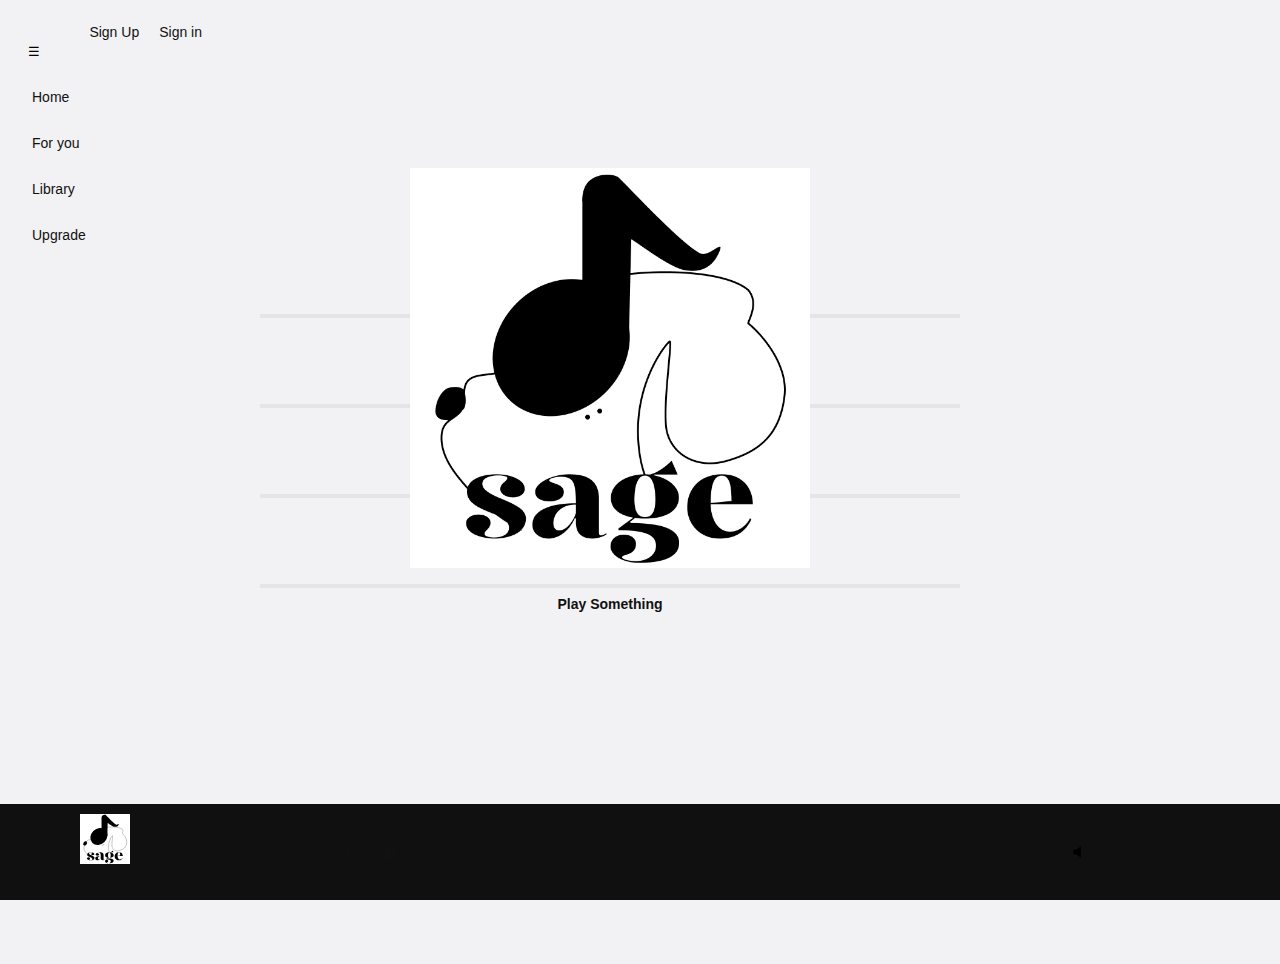
<file: index.html>
<!doctype html>
<html lang="en">

<head>
  <meta charset="UTF-8" />
  <meta name="viewport" content="width=device-width, initial-scale=1.0" />
  <title>sageMusic</title>
  <link rel="ico" href="favicon.svg" />
  <link rel="stylesheet" href="/css/main.css">
</head>

<body>
  <section class="layout">
    <!-- Left Sidebar -->
    <div class="left_sidebar"></div>
    <!-- Main -->
    <main class="main">
      <div class="top"></div>
      <div class="home">
        <div class="bg_records">
          <span></span><span></span><span></span><span></span>
        </div>
        <div class="home_center">
          <h1><img src="/assets/img/sage_logo.png" alt="sage logo"></h1>
          <div class="sign_submit_btn">Play Something</div>
        </div>
      </div>
    </main>
    <!-- Right Sidebar -->
    <!-- <div class="right_sidebar">
      <h1>Music Playing</h1>
    </div> -->
  </section>
  <div class="player_bar"></div>

  <script src="https://code.jquery.com/jquery-3.7.1.min.js"></script>
  <script src="/js/sign.js"></script>
  <script src="/js/include.js"></script>
  <script src="/js/playerbar.js"></script>
</body>

</html>
</file>
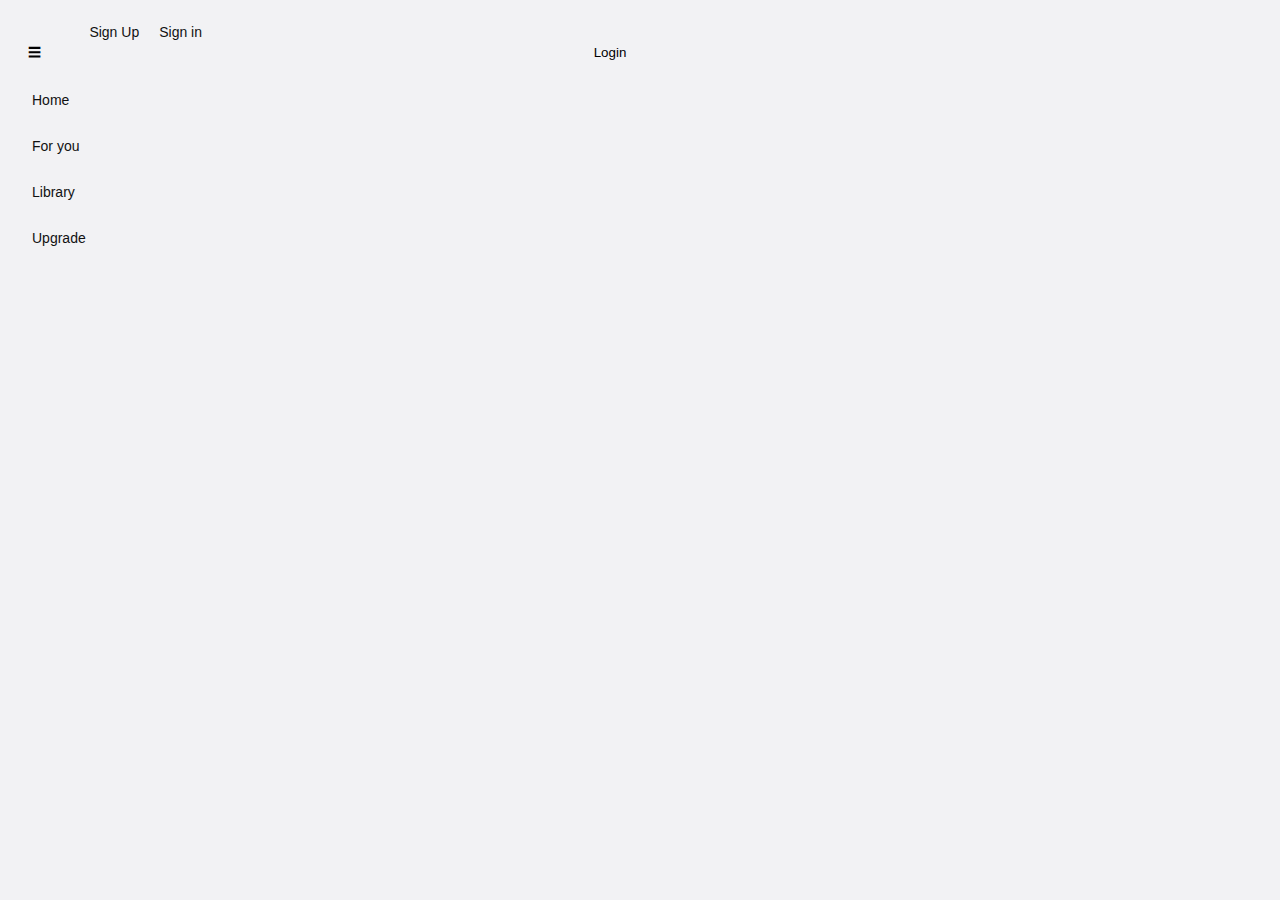
<file: signin.html>
<!doctype html>
<html lang="ko">

<head>
  <meta charset="UTF-8" />
  <meta name="viewport" content="width=device-width, initial-scale=1.0" />
  <title>sageMusic</title>
  <link rel="ico" href="favicon.svg" />
  <link rel="stylesheet" href="/css/main.css">
</head>

<body>
  <section class="layout">
    <!-- Left Sidebar -->
    <div class="left_sidebar"></div>
    <!-- Main -->
    <main class="main">
      <div class="top"></div>
      <!-- 로그인 버튼 -->
      <button id="signin_btn">Login</button>

      <!-- 로그인 모달 -->
      <div class="sign_modal" id="sign_modal">
        <div class="sign_modal_overlay"></div>

        <div class="sign_modal_content">
          <button class="sign_close_btn" id="sign_close_btn">✕</button>

          <h2>Sign in</h2>

          <form class="login_form">
            <input type="text" placeholder="Id" required>
            <input type="password" placeholder="Password" required>

            <button type="submit" class="sign_submit_btn">Login</button>
          </form>

          <p class="login_helper">
            Don’t have an account?
            <a href="#">Join</a>
          </p>
        </div>
      </div>

    </main>
    <!-- Right Sidebar -->
    <!-- <div class="right_sidebar">
      <h1>Music Playing</h1>
    </div> -->
  </section><script>
  const loginOpenBtn = document.getElementById('signin_btn');
  const loginModal = document.getElementById('sign_modal');
  const loginCloseBtn = document.getElementById('sign_close_btn');
  const loginOverlay = document.querySelector('.sign_modal_overlay');

  loginOpenBtn.addEventListener('click', () => {
    loginModal.style.display = 'block';
    document.body.style.overflow = 'hidden';
  });

  const closeModal = () => {
    loginModal.style.display = 'none';
    document.body.style.overflow = '';
  };

  loginCloseBtn.addEventListener('click', closeModal);
  loginOverlay.addEventListener('click', closeModal);
</script>


  <script src="https://code.jquery.com/jquery-3.7.1.min.js"></script>
  <script src="/js/include.js"></script>
</body>

</html>
</file>
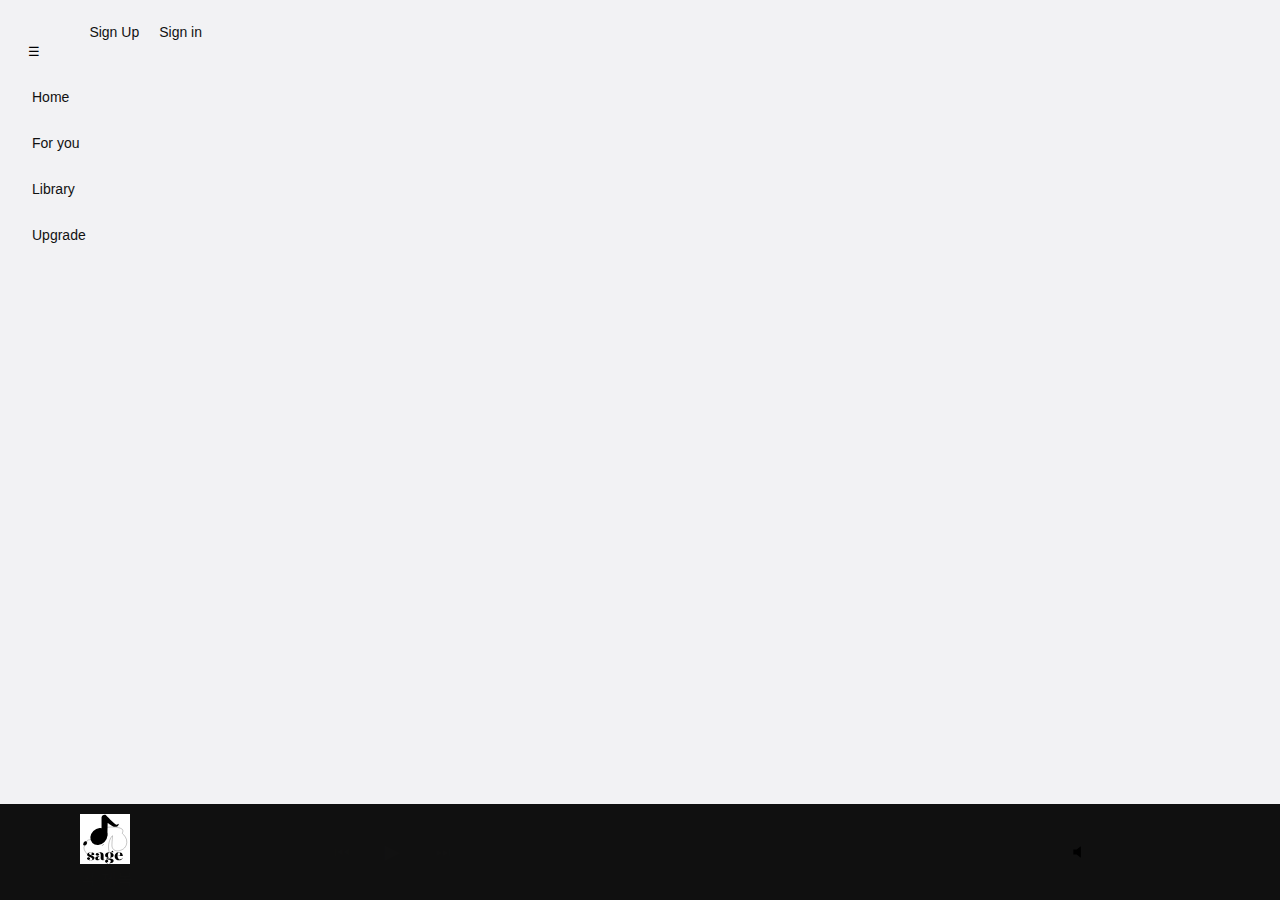
<file: basic/foryou.html>
<!doctype html>
<html lang="en">

<head>
  <meta charset="UTF-8" />
  <meta name="viewport" content="width=device-width, initial-scale=1.0" />
  <title>sageMusic</title>
  <link rel="ico" href="favicon.svg" />
  <link rel="stylesheet" href="/css/main.css">
</head>

<body>
  <section class="layout">
    <!-- Left Sidebar -->
    <div class="left_sidebar"></div>
    <!-- Main -->
    <main class="main">
      <div class="top"></div>
      
    </main>
    <!-- Right Sidebar -->
    <!-- <div class="right_sidebar">
      <h1>Music Playing</h1>
    </div> -->
  </section>
  <div class="player_bar"></div>
  
  <script src="https://code.jquery.com/jquery-3.7.1.min.js"></script>
  <script src="/js/sign.js"></script>
  <script src="/js/include.js"></script>
  <script src="/js/playerbar.js"></script>
</body>

</html>
</file>
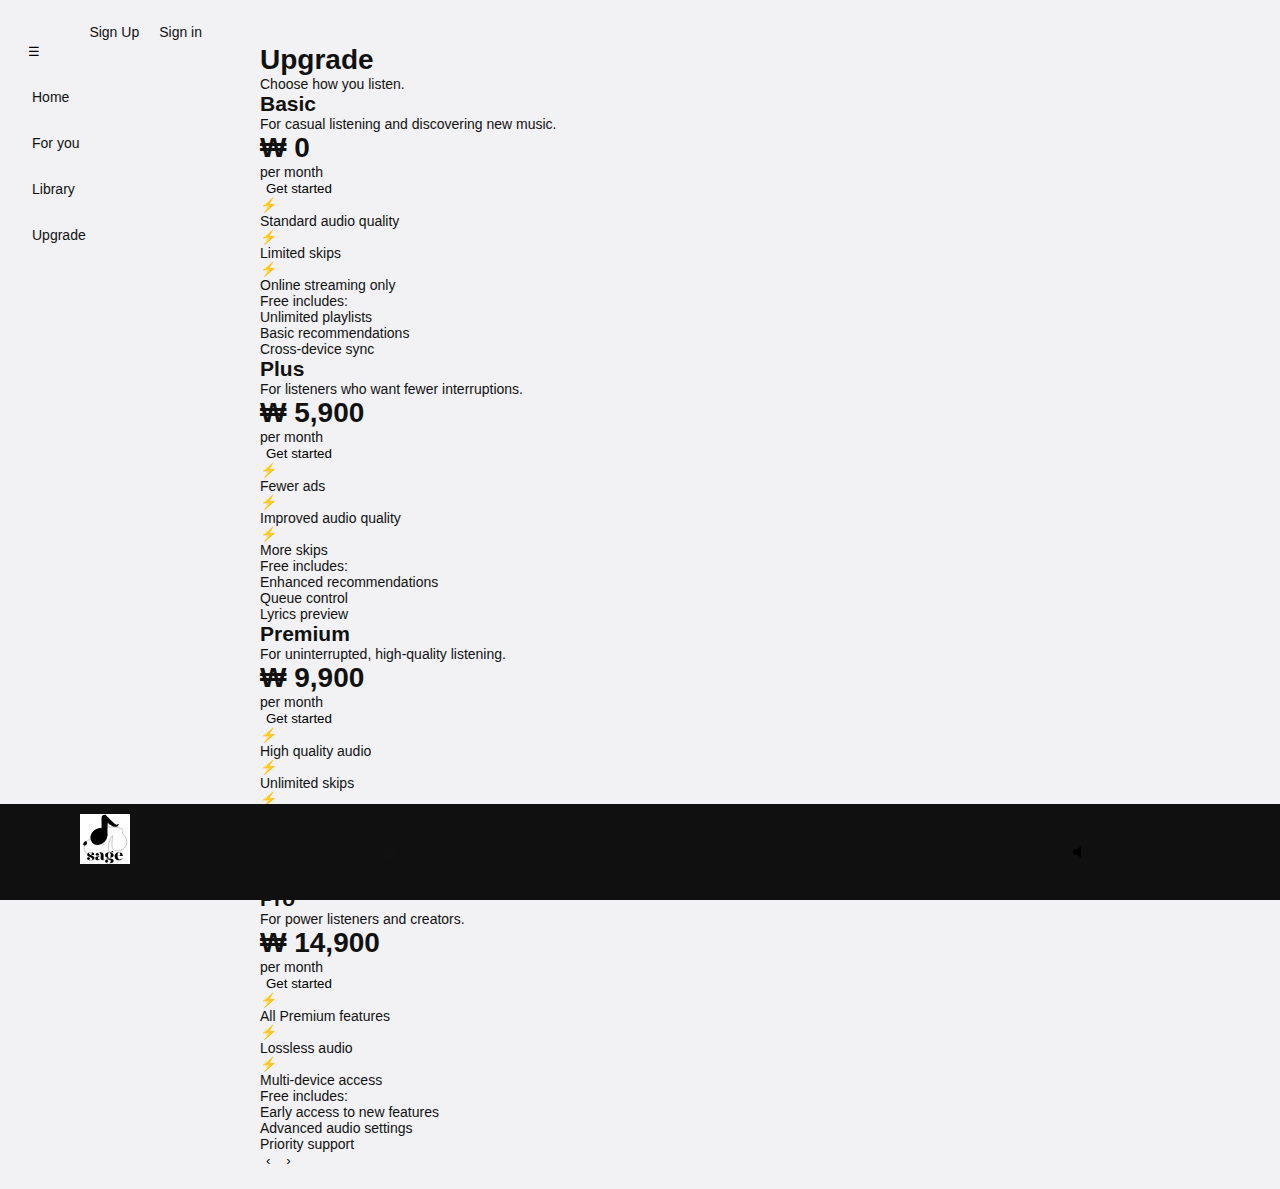
<file: basic/upgrade.html>
<!doctype html>
<html lang="en">

<head>
  <meta charset="UTF-8" />
  <meta name="viewport" content="width=device-width, initial-scale=1.0" />
  <title>sageMusic</title>
  <link rel="ico" href="favicon.svg" />
  <link rel="stylesheet" href="/css/main.css">
  <link rel="stylesheet" href="/css/upgrade.css">
</head>

<body>
  <section class="layout">
    <!-- Left Sidebar -->
    <div class="left_sidebar"></div>
    <!-- Main -->
    <main class="main">
      <div class="top"></div>
      <section class="upgrade_wrap">
        <h1>Upgrade</h1>
        <p>Choose how you listen.</p>
        <div class="plan_slider">
          <!-- plan_card -->
          <div class="plan_track"></div>
        </div>
        <div class="slider_nav">
          <button id="prevBtn">‹</button>
          <button id="nextBtn">›</button>
        </div>
      </section>
    </main>
    <!-- Right Sidebar -->
    <!-- <div class="right_sidebar">
      <h1>Music Playing</h1>
    </div> -->
  </section>
  <div class="player_bar"></div>

  <script src="https://code.jquery.com/jquery-3.7.1.min.js"></script>
  <script src="/js/sign.js"></script>
  <script src="/js/include.js"></script>
  <script src="/js/playerbar.js"></script>
  <script src="/js/upgradeData.js"></script>
  <script src="/js/upgrade.js"></script>
</body>

</html>
</file>
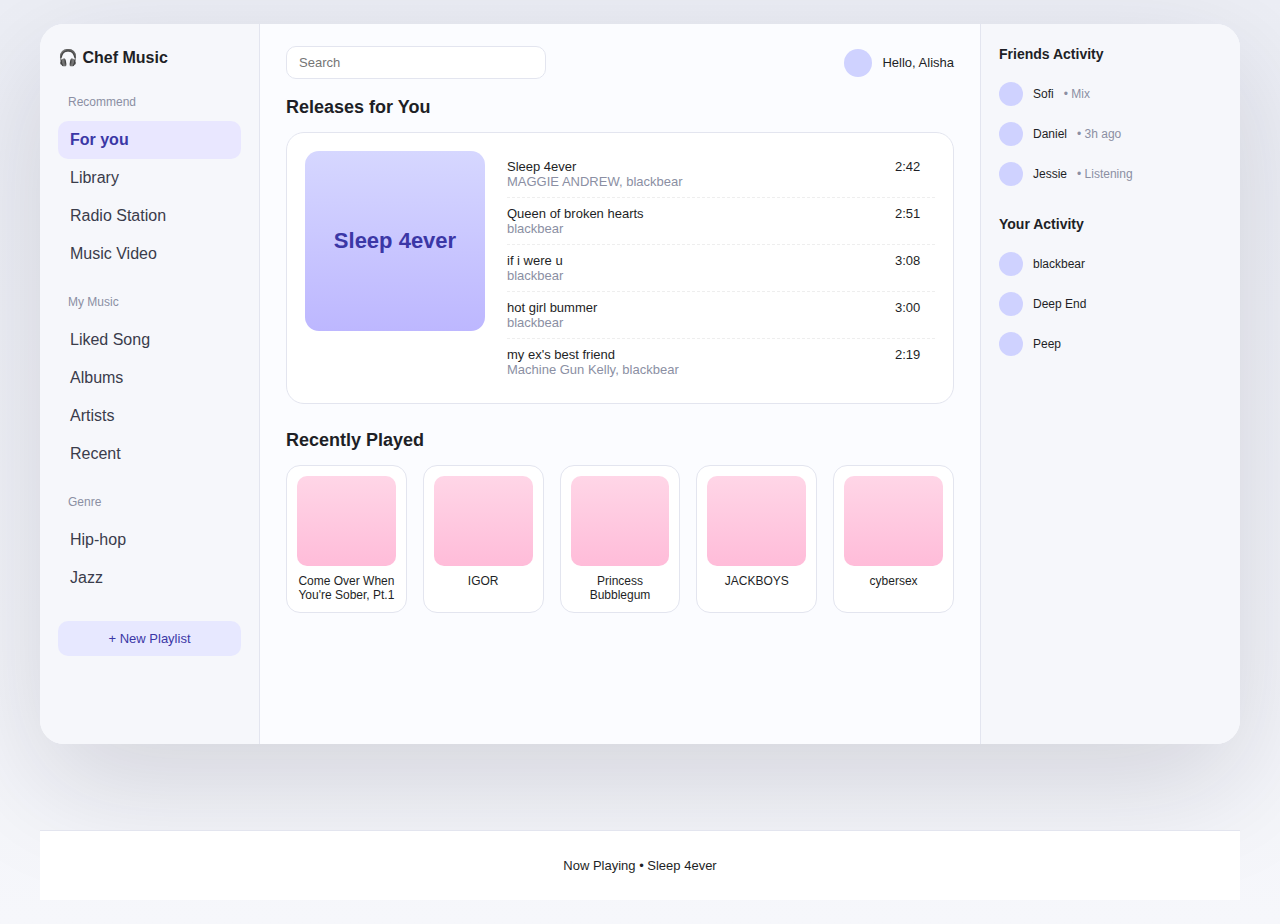
<file: basic/xxx.html>
<!doctype html>
<html lang="ko">
  <head>
    <meta charset="utf-8" />
    <meta name="viewport" content="width=device-width, initial-scale=1" />
    <title>Chef Music UI</title>
    <style>
      :root {
        --bg: #eef0f6;
        --panel: #f6f7fb;
        --panel_soft: #fbfcff;
        --text: #1e1f26;
        --muted: #8b8fa3;
        --line: #e3e5ef;
        --accent: #b9b4ff;
        --accent_soft: #e9e7ff;
        --radius_l: 18px;
        --radius_m: 12px;
        --radius_s: 8px;
      }

      body {
        padding-bottom: 70px;
      }
      * {
        box-sizing: border-box;
      }
      html,
      body {
        height: 100%;
        margin: 0;
        font-family:
          -apple-system, BlinkMacSystemFont, "Segoe UI", Roboto, Inter,
          "Noto Sans KR", sans-serif;
        color: var(--text);
        background: linear-gradient(180deg, #eceef5 0%, #f6f7fb 100%);
      }

      .app {
        max-width: 1200px;
        height: 720px;
        margin: 24px auto;
        background: var(--panel_soft);
        border-radius: 24px;
        box-shadow: 0 40px 120px rgba(20, 22, 45, 0.15);
        display: grid;
        grid-template-columns: 220px 1fr 260px;
        overflow: hidden;
      }

      /* sidebar */
      .sidebar {
        background: var(--panel);
        padding: 24px 18px;
        border-right: 1px solid var(--line);
      }

      .brand {
        display: flex;
        align-items: center;
        gap: 10px;
        font-weight: 700;
        margin-bottom: 28px;
      }

      .nav_group {
        margin-bottom: 22px;
      }
      .nav_title {
        font-size: 12px;
        color: var(--muted);
        margin: 12px 10px;
      }

      .nav_item {
        display: flex;
        align-items: center;
        gap: 10px;
        padding: 10px 12px;
        border-radius: 10px;
        color: #3a3c4b;
        cursor: default;
      }
      .nav_item.active {
        background: var(--accent_soft);
        color: #3b37a6;
        font-weight: 600;
      }

      .playlist_btn {
        margin-top: 24px;
        background: #e7e8ff;
        color: #3b37a6;
        padding: 10px 12px;
        border-radius: 10px;
        font-size: 13px;
        text-align: center;
      }

      /* main */
      .main {
        padding: 22px 26px;
        overflow: hidden;
      }

      .topbar {
        display: flex;
        align-items: center;
        justify-content: space-between;
        margin-bottom: 18px;
      }

      .search {
        width: 260px;
        background: #fff;
        border: 1px solid var(--line);
        border-radius: 10px;
        padding: 8px 12px;
        font-size: 13px;
      }

      .profile {
        display: flex;
        align-items: center;
        gap: 10px;
        font-size: 13px;
      }

      .avatar {
        width: 28px;
        height: 28px;
        border-radius: 50%;
        background: #cfd2ff;
      }

      .section_title {
        font-size: 18px;
        font-weight: 700;
        margin: 10px 0 14px;
      }

      .release {
        display: grid;
        grid-template-columns: 180px 1fr;
        gap: 22px;
        background: #fff;
        border: 1px solid var(--line);
        border-radius: var(--radius_l);
        padding: 18px;
      }

      .cover {
        border-radius: 14px;
        background: linear-gradient(180deg, #d6d7ff, #bdb7ff);
        display: flex;
        align-items: center;
        justify-content: center;
        color: #3b37a6;
        font-weight: 800;
        font-size: 22px;
        height: 180px;
      }

      .tracklist {
        font-size: 13px;
      }
      .track {
        display: grid;
        grid-template-columns: 1fr 40px;
        padding: 8px 0;
        border-bottom: 1px dashed #eee;
      }
      .track:last-child {
        border-bottom: none;
      }
      .track span {
        color: var(--muted);
      }

      .recent {
        margin-top: 26px;
      }

      .cards {
        display: grid;
        grid-template-columns: repeat(5, 1fr);
        gap: 16px;
      }

      .card {
        background: #fff;
        border: 1px solid var(--line);
        border-radius: 14px;
        padding: 10px;
        text-align: center;
        font-size: 12px;
      }
      .thumb {
        height: 90px;
        border-radius: 10px;
        background: linear-gradient(180deg, #ffd6e7, #ffbcd9);
        margin-bottom: 8px;
      }

      /* right */
      .right {
        background: var(--panel);
        padding: 22px 18px;
        border-left: 1px solid var(--line);
      }

      .side_title {
        font-size: 14px;
        font-weight: 700;
        margin-bottom: 12px;
      }

      .friend {
        display: flex;
        align-items: center;
        gap: 10px;
        font-size: 12px;
        padding: 8px 0;
      }

      .friend .avatar {
        width: 24px;
        height: 24px;
      }

      .status {
        color: var(--muted);
      }

      /* player */
      .player {
        position: fixed;
        left: 50%;
        bottom: 0;
        transform: translateX(-50%);
        width: 1200px;
        height: 70px;
        background: #fff;
        border-top: 1px solid var(--line);
        display: flex;
        align-items: center;
        justify-content: center;
        font-size: 13px;
        z-index: 999;
      }
    </style>
  </head>
  <body>
    <div class="app">
      <aside class="sidebar">
        <div class="brand">🎧 Chef Music</div>

        <div class="nav_group">
          <div class="nav_title">Recommend</div>
          <div class="nav_item active">For you</div>
          <div class="nav_item">Library</div>
          <div class="nav_item">Radio Station</div>
          <div class="nav_item">Music Video</div>
        </div>

        <div class="nav_group">
          <div class="nav_title">My Music</div>
          <div class="nav_item">Liked Song</div>
          <div class="nav_item">Albums</div>
          <div class="nav_item">Artists</div>
          <div class="nav_item">Recent</div>
        </div>

        <div class="nav_group">
          <div class="nav_title">Genre</div>
          <div class="nav_item">Hip-hop</div>
          <div class="nav_item">Jazz</div>
        </div>

        <div class="playlist_btn">+ New Playlist</div>
      </aside>

      <main class="main">
        <div class="topbar">
          <input class="search" placeholder="Search" />
          <div class="profile">
            <div class="avatar"></div>
            Hello, Alisha
          </div>
        </div>

        <div class="section_title">Releases for You</div>
        <div class="release">
          <div class="cover">Sleep 4ever</div>
          <div class="tracklist">
            <div class="track">
              <div>Sleep 4ever<br /><span>MAGGIE ANDREW, blackbear</span></div>
              <div>2:42</div>
            </div>
            <div class="track">
              <div>Queen of broken hearts<br /><span>blackbear</span></div>
              <div>2:51</div>
            </div>
            <div class="track">
              <div>if i were u<br /><span>blackbear</span></div>
              <div>3:08</div>
            </div>
            <div class="track">
              <div>hot girl bummer<br /><span>blackbear</span></div>
              <div>3:00</div>
            </div>
            <div class="track">
              <div>
                my ex's best friend<br /><span
                  >Machine Gun Kelly, blackbear</span
                >
              </div>
              <div>2:19</div>
            </div>
          </div>
        </div>

        <div class="recent">
          <div class="section_title">Recently Played</div>
          <div class="cards">
            <div class="card">
              <div class="thumb"></div>
              Come Over When You're Sober, Pt.1
            </div>
            <div class="card">
              <div class="thumb"></div>
              IGOR
            </div>
            <div class="card">
              <div class="thumb"></div>
              Princess Bubblegum
            </div>
            <div class="card">
              <div class="thumb"></div>
              JACKBOYS
            </div>
            <div class="card">
              <div class="thumb"></div>
              cybersex
            </div>
          </div>
        </div>
      </main>

      <aside class="right">
        <div class="side_title">Friends Activity</div>
        <div class="friend">
          <div class="avatar"></div>
          Sofi <span class="status">• Mix</span>
        </div>
        <div class="friend">
          <div class="avatar"></div>
          Daniel <span class="status">• 3h ago</span>
        </div>
        <div class="friend">
          <div class="avatar"></div>
          Jessie <span class="status">• Listening</span>
        </div>

        <div class="side_title" style="margin-top: 22px">Your Activity</div>
        <div class="friend">
          <div class="avatar"></div>
          blackbear
        </div>
        <div class="friend">
          <div class="avatar"></div>
          Deep End
        </div>
        <div class="friend">
          <div class="avatar"></div>
          Peep
        </div>
      </aside>
    </div>
    <div class="player">Now Playing • Sleep 4ever</div>
  </body>
</html>
</file>
<file: css/upgrade.css>
@charset 'utf-8';
</file>
<file: css/main.css>
@charset 'utf-8';
@import url(reset.css);
@import url(sign.css);
@import url(include.css);
@import url(player_bar.css);

.layout {
  display: grid;
  grid-template-columns: 240px 1fr 300px;
  gap: 20px;
  min-height: 100vh;
  transition: grid-template-columns 0.3s ease;
}
.layout.sidebar_collapsed {
  grid-template-columns: 64px 1fr 300px;
}
/* main */
.main {
  display: flex;
  flex-direction: column;
  gap: 24px;
  padding: 20px 0;
  transition: transform 0.3s ease;
}
.layout.sidebar_collapsed {
  grid-template-columns: 64px 1fr 300px;
  gap: 20px;
}

.home {
  position: relative;
  height: 100vh;
  overflow: hidden;
}
.bg_records span {
  position: absolute;
  width: 200%;
  height: 4px;
  background: rgba(0, 0, 0, 0.05);
  animation: slideZig 8s ease-in-out infinite alternate;
}
.bg_records span:nth-child(1) {
  top: 50%;
  animation-delay: 0.5s;
}
.bg_records span:nth-child(2) {
  top: 40%;
  animation-delay: 2s;
}
.bg_records span:nth-child(3) {
  top: 60%;
  animation-delay: 1s;
}
.bg_records span:nth-child(4) {
  top: 30%;
  animation-delay: 3s;
  animation-duration: 10s;
}
@keyframes slideZig {
  0% {
    transform: translateX(0) translateY(0);
  }
  25% {
    transform: translateX(-25%) translateY(-20px);
  }
  50% {
    transform: translateX(-50%) translateY(20px);
  }
  75% {
    transform: translateX(-75%) translateY(-20px);
  }
  100% {
    transform: translateX(-100%) translateY(0);
  }
}
.home_center {
  position: absolute;
  left: 50%;
  top: 40%;
  transform: translate(-50%, -50%);
  text-align: center;
}
.home_center img {
  width: 400px;
  object-fit: contain;
}

/* .right_sidebar {
  margin: 20px;
  padding: 18px 24px;
  border-radius: var(--radius-lg);
  color: var(--d3);
  background: var(--l1);
} */
</file>
